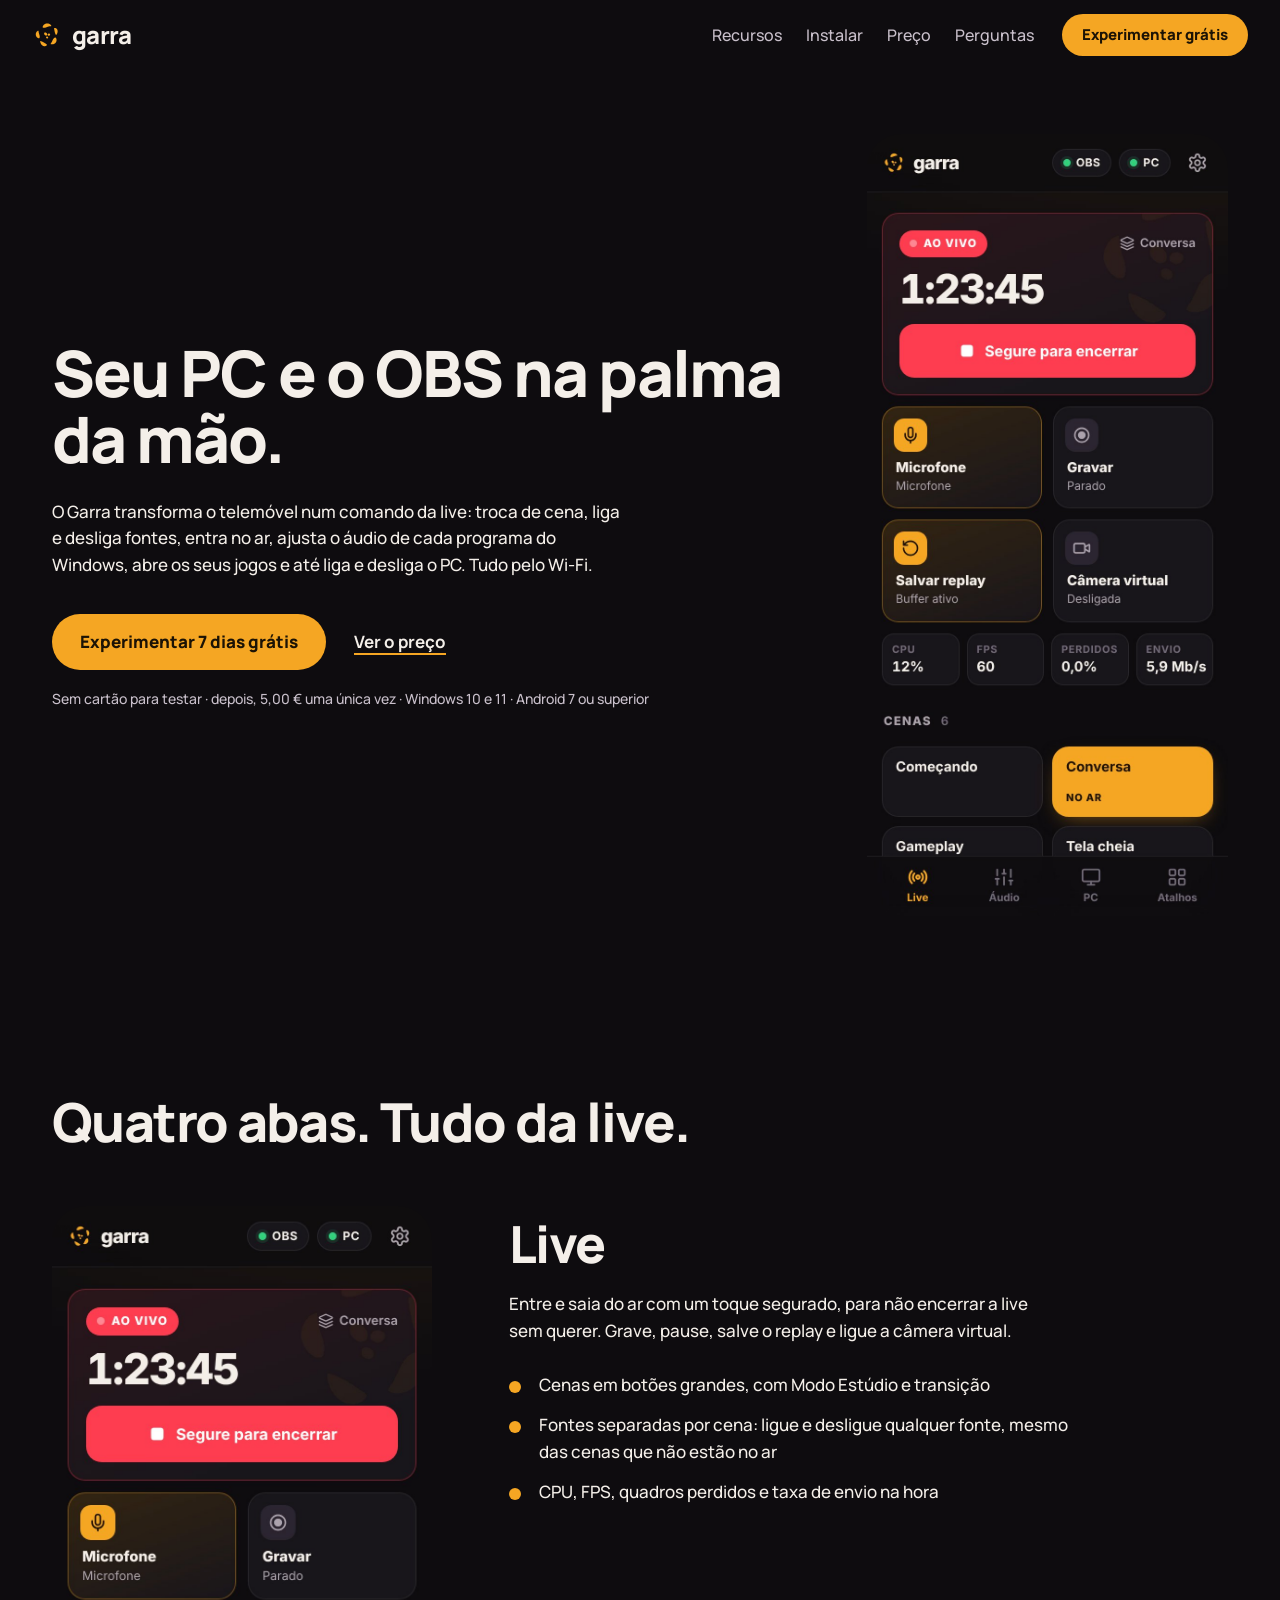
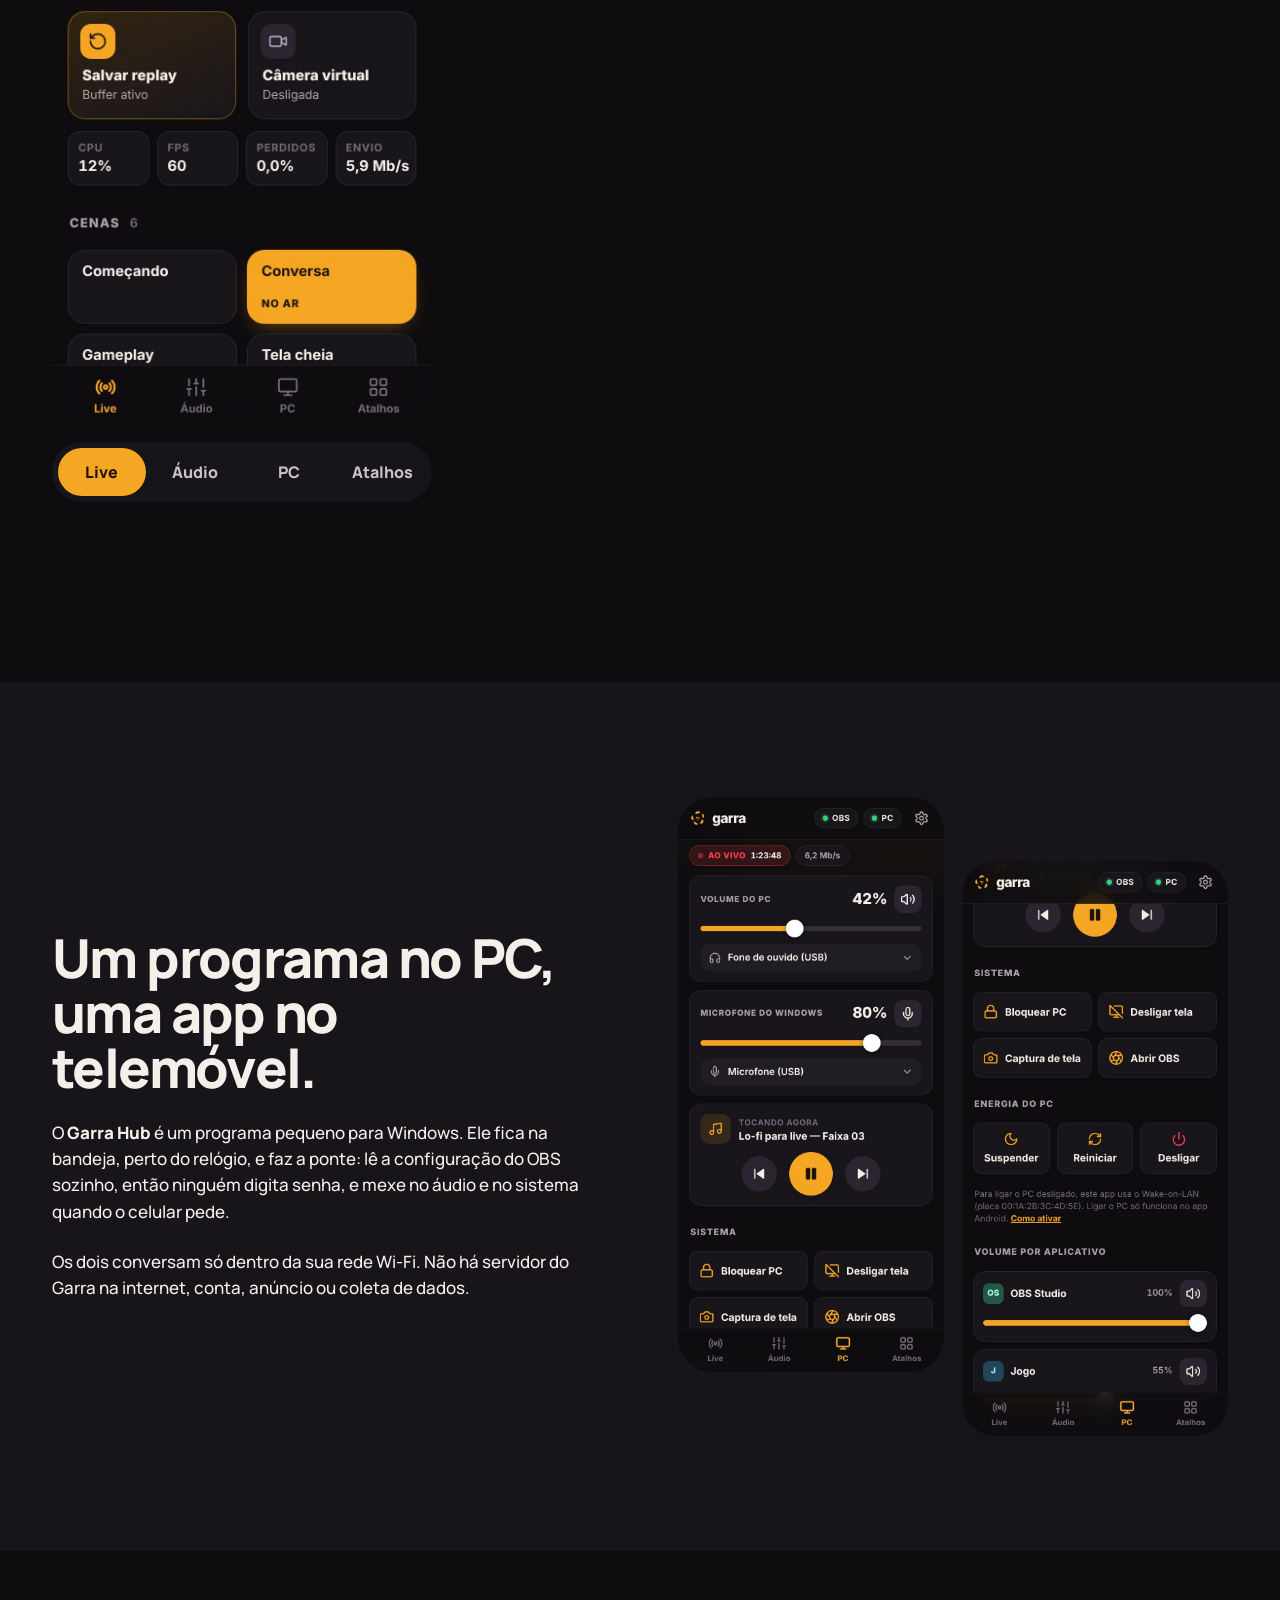
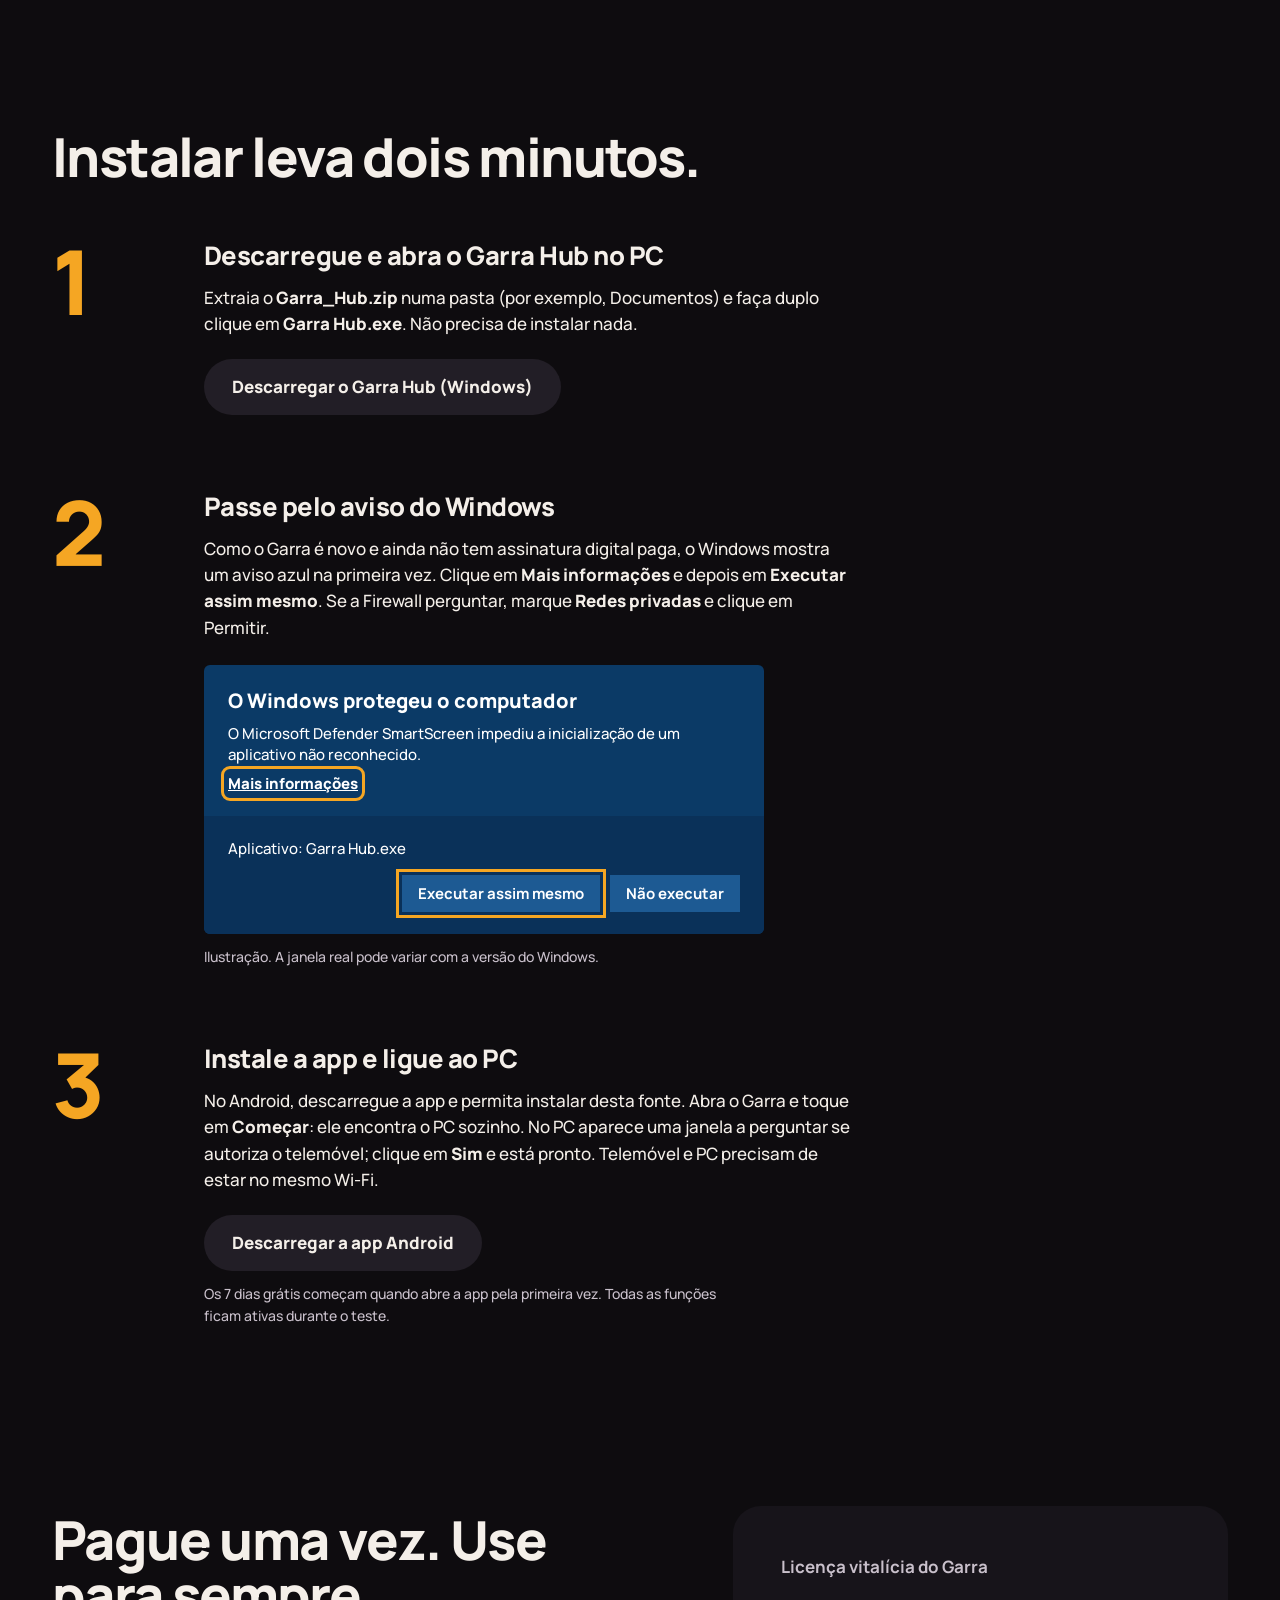
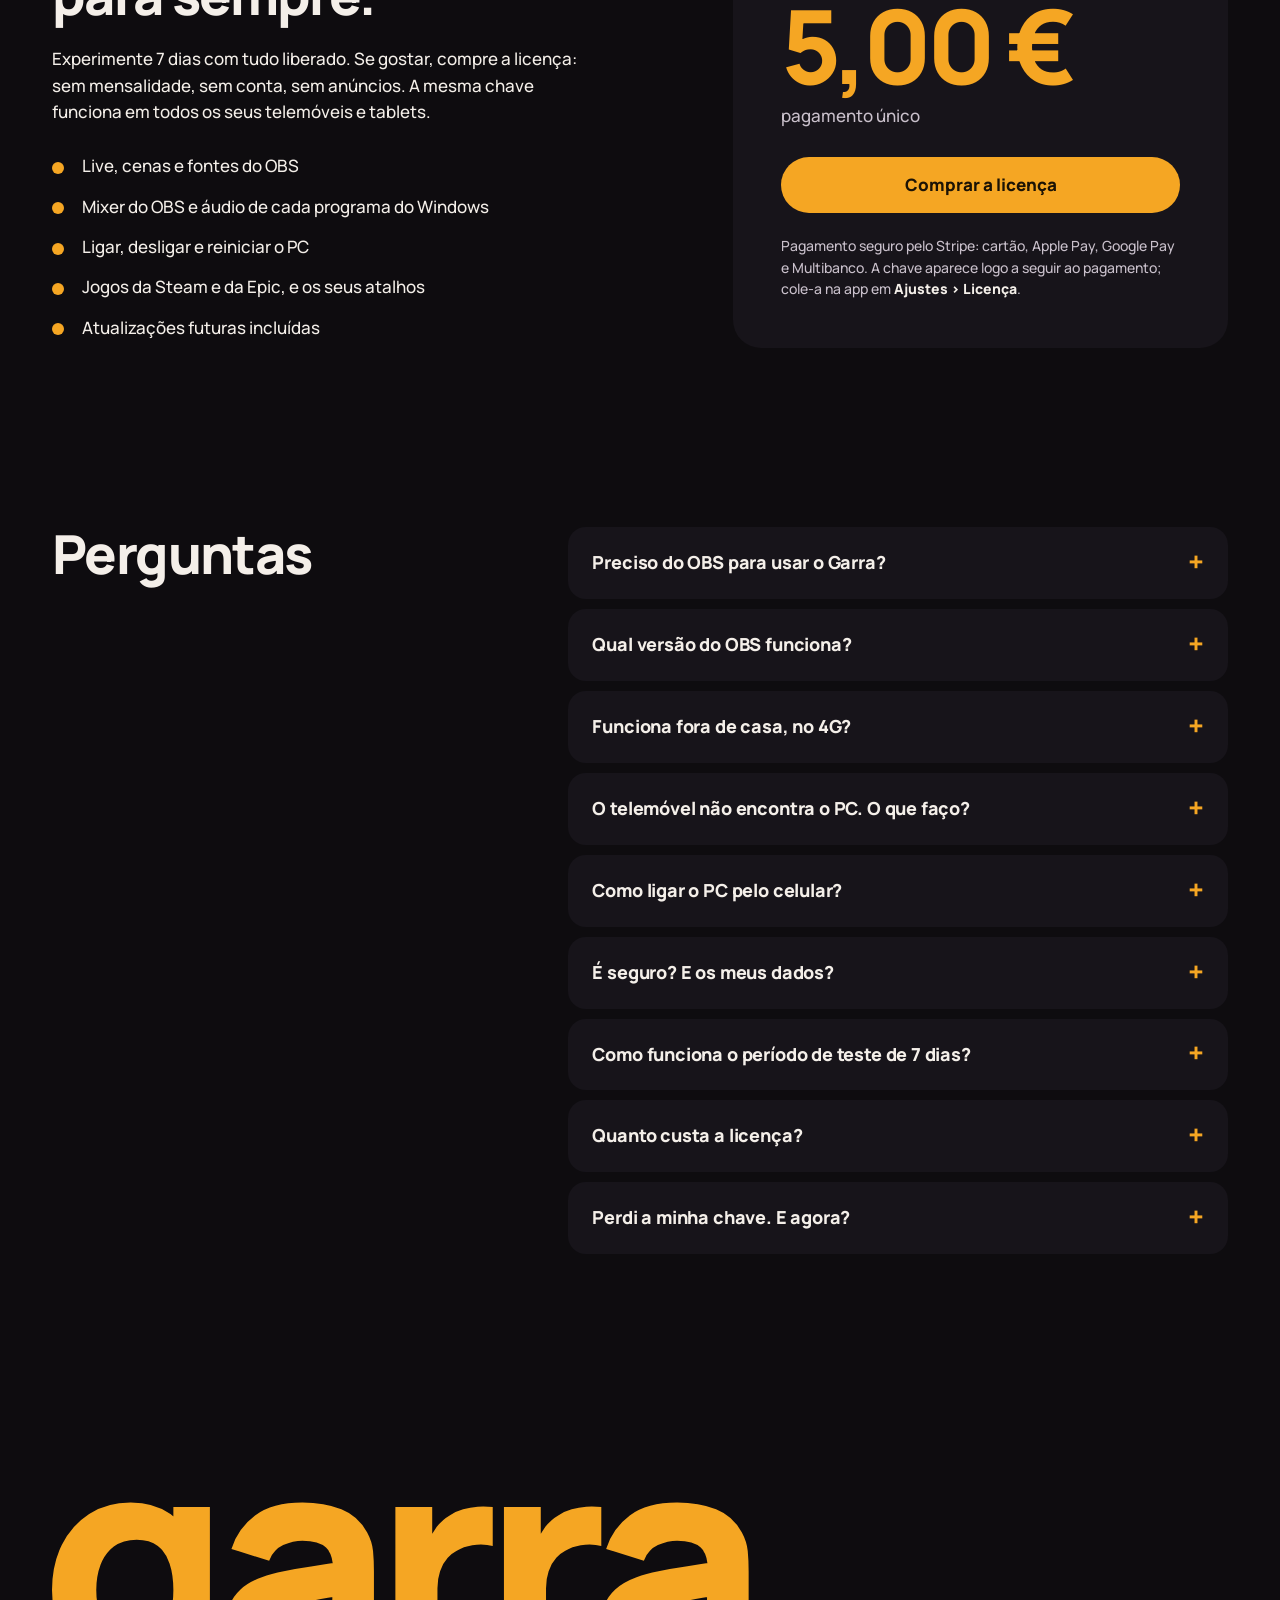
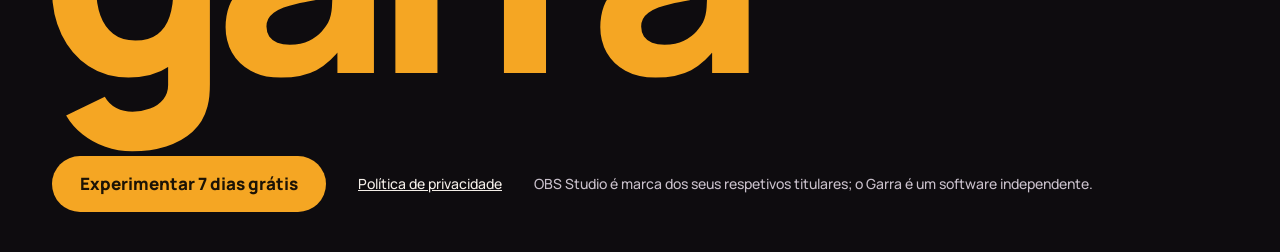
<file: index.html>
<!doctype html>
<html lang="pt-BR">
<head>
<meta charset="utf-8">
<meta name="viewport" content="width=device-width,initial-scale=1">
<title>Garra — o OBS e o PC no telemóvel</title>
<meta name="description" content="O Garra transforma o telemóvel num controle de live: cenas e transmissão do OBS, áudio do Windows, jogos e energia do PC, pelo Wi-Fi. 7 dias grátis, depois licença vitalícia de 5,00 €.">
<meta name="theme-color" content="#0E0C0F">
<link rel="icon" href="img/logo.svg" type="image/svg+xml">
<link rel="apple-touch-icon" href="img/icon-180.png">
<meta property="og:title" content="Garra — seu PC e o OBS na palma da mão">
<meta property="og:description" content="Cenas, live, áudio do Windows, jogos e energia do PC pelo telemóvel. 7 dias grátis, depois licença vitalícia de 5,00 €.">
<meta property="og:image" content="https://pinocracia.github.io/garra/img/og.jpg">
<meta property="og:url" content="https://pinocracia.github.io/garra/">
<link rel="preconnect" href="https://fonts.googleapis.com">
<link rel="preconnect" href="https://fonts.gstatic.com" crossorigin>
<link href="https://fonts.googleapis.com/css2?family=Manrope:wght@500;700;800&display=swap" rel="stylesheet">
<link rel="stylesheet" href="site.css">
<script src="config.js"></script>
</head>
<body>

<header class="bar">
  <a class="brand" href="#topo" aria-label="Garra, início"><img src="img/logo.svg" alt="" width="30" height="30"><span>garra</span></a>
  <nav class="links">
    <a href="#recursos">Recursos</a>
    <a href="#instalar">Instalar</a>
    <a href="#preco">Preço</a>
    <a href="#perguntas">Perguntas</a>
  </nav>
  <a class="btn small" href="#instalar">Experimentar grátis</a>
</header>

<main id="topo">

  <!-- 1. o que é, e o download -->
  <section class="hero">
    <div class="hero-text">
      <h1>Seu PC e o OBS na palma da mão.</h1>
      <p class="lead">O Garra transforma o telemóvel num comando da live: troca de cena, liga e desliga fontes, entra no ar, ajusta o áudio de cada programa do Windows, abre os seus jogos e até liga e desliga o PC. Tudo pelo Wi-Fi.</p>
      <div class="cta">
        <a class="btn" href="#instalar">Experimentar 7 dias grátis</a>
        <a class="textlink" href="#preco">Ver o preço</a>
      </div>
      <p class="fine">Sem cartão para testar · depois, <span data-preco>5,00 €</span> uma única vez · Windows 10 e 11 · Android 7 ou superior</p>
    </div>
    <figure class="hero-phone">
      <img src="img/live.jpg" alt="Tela Live do app Garra: botão de encerrar a transmissão, microfone, gravação, replay e lista de cenas" width="780" height="1688">
    </figure>
  </section>

  <!-- 2. o que controla: a barra de abas do próprio app -->
  <section class="tour" id="recursos">
    <h2>Quatro abas. Tudo da live.</h2>
    <div class="tour-grid">
      <div class="tour-phone">
        <img id="tourImg" src="img/live.jpg" alt="" width="780" height="1688">
        <div class="appbar" role="tablist" aria-label="Abas do app">
          <button role="tab" aria-selected="true" data-k="live">Live</button>
          <button role="tab" aria-selected="false" data-k="audio">Áudio</button>
          <button role="tab" aria-selected="false" data-k="pc">PC</button>
          <button role="tab" aria-selected="false" data-k="atalhos">Atalhos</button>
        </div>
      </div>
      <div class="tour-text">
        <div class="pane" data-k="live">
          <h3>Live</h3>
          <p>Entre e saia do ar com um toque segurado, para não encerrar a live sem querer. Grave, pause, salve o replay e ligue a câmera virtual.</p>
          <ul>
            <li>Cenas em botões grandes, com Modo Estúdio e transição</li>
            <li>Fontes separadas por cena: ligue e desligue qualquer fonte, mesmo das cenas que não estão no ar</li>
            <li>CPU, FPS, quadros perdidos e taxa de envio na hora</li>
          </ul>
        </div>
        <div class="pane" data-k="audio" hidden>
          <h3>Áudio do OBS</h3>
          <p>O mixer do OBS inteiro no celular, com medidores ao vivo: volume, mudo e o nível de cada fonte enquanto você fala.</p>
          <ul>
            <li>Microfone, música, chat de voz e alertas separados</li>
            <li>Mudo com um toque, sem sair do jogo</li>
          </ul>
        </div>
        <div class="pane" data-k="pc" hidden>
          <h3>PC</h3>
          <p>O que o Windows não deixa fazer rápido: volume de cada aplicativo, trocar fone e microfone, controlar a música e cuidar da energia do PC.</p>
          <ul>
            <li>Volume e mudo do jogo, do Discord, do Spotify, cada um no seu</li>
            <li>Bloquear o PC, apagar a tela, tirar captura de tela</li>
            <li>Suspender, reiniciar e desligar, com 30 segundos para cancelar</li>
            <li>Ligar o PC desligado pelo celular (Wake-on-LAN, no cabo de rede)</li>
          </ul>
        </div>
        <div class="pane" data-k="atalhos" hidden>
          <h3>Atalhos</h3>
          <p>Seus jogos da Steam e da Epic aparecem sozinhos, com a capa. Adicione qualquer outro programa no Garra Hub e abra tudo pelo celular.</p>
          <ul>
            <li>Busca, favoritos e filtro por loja</li>
            <li>Funciona sem o OBS: quem só quer o controle do Windows esconde as abas da live</li>
          </ul>
        </div>
      </div>
    </div>
  </section>

  <!-- 3. como funciona: o Hub e a rede local -->
  <section class="how">
    <div class="how-text">
      <h2>Um programa no PC, uma app no telemóvel.</h2>
      <p>O <strong>Garra Hub</strong> é um programa pequeno para Windows. Ele fica na bandeja, perto do relógio, e faz a ponte: lê a configuração do OBS sozinho, então ninguém digita senha, e mexe no áudio e no sistema quando o celular pede.</p>
      <p>Os dois conversam só dentro da sua rede Wi-Fi. Não há servidor do Garra na internet, conta, anúncio ou coleta de dados.</p>
    </div>
    <figure class="how-pair">
      <img src="img/pc.jpg" alt="Aba PC do app: volume do PC, microfone do Windows e música tocando" width="780" height="1688">
      <img src="img/energia.jpg" alt="Seção Energia do PC: suspender, reiniciar e desligar" width="780" height="1688">
    </figure>
  </section>

  <!-- 4. instalar -->
  <section class="install" id="instalar">
    <h2>Instalar leva dois minutos.</h2>
    <ol class="steps">
      <li>
        <h3>Descarregue e abra o Garra Hub no PC</h3>
        <p>Extraia o <b>Garra_Hub.zip</b> numa pasta (por exemplo, Documentos) e faça duplo clique em <b>Garra Hub.exe</b>. Não precisa de instalar nada.</p>
        <a class="btn ghost" href="downloads/Garra_Hub.zip" download>Descarregar o Garra Hub (Windows)</a>
      </li>
      <li>
        <h3>Passe pelo aviso do Windows</h3>
        <p>Como o Garra é novo e ainda não tem assinatura digital paga, o Windows mostra um aviso azul na primeira vez. Clique em <b>Mais informações</b> e depois em <b>Executar assim mesmo</b>. Se a Firewall perguntar, marque <b>Redes privadas</b> e clique em Permitir.</p>
        <div class="smartscreen" role="img" aria-label="Ilustração do aviso do Windows: clique em Mais informações e depois em Executar assim mesmo">
          <div class="ss-panel">
            <b>O Windows protegeu o computador</b>
            <span>O Microsoft Defender SmartScreen impediu a inicialização de um aplicativo não reconhecido.</span>
            <span class="ss-link">Mais informações</span>
          </div>
          <div class="ss-panel">
            <span>Aplicativo: Garra Hub.exe</span>
            <span class="ss-actions"><span class="ss-btn hot">Executar assim mesmo</span><span class="ss-btn">Não executar</span></span>
          </div>
        </div>
        <p class="fine">Ilustração. A janela real pode variar com a versão do Windows.</p>
      </li>
      <li>
        <h3>Instale a app e ligue ao PC</h3>
        <p>No Android, descarregue a app e permita instalar desta fonte. Abra o Garra e toque em <b>Começar</b>: ele encontra o PC sozinho. No PC aparece uma janela a perguntar se autoriza o telemóvel; clique em <b>Sim</b> e está pronto. Telemóvel e PC precisam de estar no mesmo Wi-Fi.</p>
        <a class="btn ghost" href="downloads/Garra.apk" download>Descarregar a app Android</a>
        <p class="fine">Os 7 dias grátis começam quando abre a app pela primeira vez. Todas as funções ficam ativas durante o teste.</p>
      </li>
    </ol>
  </section>

  <!-- 5. preço -->
  <section class="price" id="preco">
    <div class="price-text">
      <h2>Pague uma vez. Use para sempre.</h2>
      <p>Experimente 7 dias com tudo liberado. Se gostar, compre a licença: sem mensalidade, sem conta, sem anúncios. A mesma chave funciona em todos os seus telemóveis e tablets.</p>
      <ul class="price-list">
        <li>Live, cenas e fontes do OBS</li>
        <li>Mixer do OBS e áudio de cada programa do Windows</li>
        <li>Ligar, desligar e reiniciar o PC</li>
        <li>Jogos da Steam e da Epic, e os seus atalhos</li>
        <li>Atualizações futuras incluídas</li>
      </ul>
    </div>
    <div class="price-card">
      <p class="price-name">Licença vitalícia do Garra</p>
      <p class="price-val" data-preco>5,00 €</p>
      <p class="price-sub">pagamento único</p>
      <a class="btn" data-buy href="#" target="_blank" rel="noopener">Comprar a licença</a>
      <p class="fine">Pagamento seguro pelo Stripe: cartão, Apple Pay, Google Pay e Multibanco. A chave aparece logo a seguir ao pagamento; cole-a na app em <b>Ajustes › Licença</b>.</p>
    </div>
  </section>

  <!-- 6. perguntas -->
  <section class="faq" id="perguntas">
    <h2>Perguntas</h2>
    <div class="qa">
      <details>
        <summary>Preciso do OBS para usar o Garra?</summary>
        <p>Não. Sem o OBS, o Garra vira um controle do Windows: volume de cada app, fone e microfone, música, energia do PC e seus jogos. As abas Live e Áudio somem e voltam quando você conectar o OBS.</p>
      </details>
      <details>
        <summary>Qual versão do OBS funciona?</summary>
        <p>OBS Studio 28 ou mais novo, com o servidor WebSocket ligado: no OBS, Ferramentas › Configurações do servidor WebSocket › Ativar. O Garra Hub passa o endereço e a senha para o celular sozinho.</p>
      </details>
      <details>
        <summary>Funciona fora de casa, no 4G?</summary>
        <p>Não. O Garra só conversa com o PC pela sua rede local, de propósito: assim ninguém de fora consegue controlar o seu computador.</p>
      </details>
      <details>
        <summary>O telemóvel não encontra o PC. O que faço?</summary>
        <p>Confira se o Garra Hub está aberto e se os dois estão no mesmo Wi-Fi. Na janela do Hub, clique em <b>Liberar no Firewall</b>. Se mesmo assim não o encontrar, escreva na app o IP que aparece no Hub.</p>
      </details>
      <details>
        <summary>Como ligar o PC pelo celular?</summary>
        <p>Usa o Wake-on-LAN: o PC precisa estar no cabo de rede, com "Wake on LAN" ligado na BIOS e "Wake on Magic Packet" ligado na placa de rede do Windows. O passo a passo completo está no app, na aba PC, em "Como ativar".</p>
      </details>
      <details>
        <summary>É seguro? E os meus dados?</summary>
        <p>O Hub só aceita aparelhos que autorizou no próprio PC (ou com o código de 6 números da janela dele). O controlo do PC nunca sai da sua rede e o Garra não recolhe dados. Leia a <a href="privacidade.html">política de privacidade</a>.</p>
      </details>
      <details>
        <summary>Como funciona o período de teste de 7 dias?</summary>
        <p>Pode descarregar e utilizar o Garra sem custos durante 7 dias com todas as funções ativas e sem necessidade de introduzir dados de pagamento. Terminado o teste, a app pede a licença para continuar. Compre aqui no site, copie a chave que aparece e cole-a na app.</p>
      </details>
      <details>
        <summary>Quanto custa a licença?</summary>
        <p><b data-preco>5,00 €</b>, uma única vez. Sem assinaturas nem mensalidades, com acesso permanente a todas as funções e às atualizações futuras.</p>
      </details>
      <details>
        <summary>Perdi a minha chave. E agora?</summary>
        <p>Escreva para <a data-suporte href="#">o suporte</a> com o e-mail usado na compra e enviamos a chave de novo.</p>
      </details>
    </div>
  </section>

</main>

<footer class="end">
  <p class="end-word">garra</p>
  <div class="end-row">
    <a class="btn" href="#instalar">Experimentar 7 dias grátis</a>
    <a href="privacidade.html">Política de privacidade</a>
    <span>OBS Studio é marca dos seus respetivos titulares; o Garra é um software independente.</span>
  </div>
</footer>

<script>
(function () {
  var shots = { live: 'img/live.jpg', audio: 'img/audio.jpg', pc: 'img/pc.jpg', atalhos: 'img/atalhos.jpg' };
  var tabs = document.querySelectorAll('.appbar [role=tab]');
  var panes = document.querySelectorAll('.pane');
  var img = document.getElementById('tourImg');
  function pick(k) {
    tabs.forEach(function (t) { t.setAttribute('aria-selected', t.dataset.k === k ? 'true' : 'false'); });
    panes.forEach(function (p) { p.hidden = p.dataset.k !== k; });
    img.classList.add('swap');
    setTimeout(function () { img.src = shots[k]; img.classList.remove('swap'); }, 140);
  }
  tabs.forEach(function (t) { t.addEventListener('click', function () { pick(t.dataset.k); }); });
  Object.keys(shots).forEach(function (k) { var i = new Image(); i.src = shots[k]; });
  var G = window.GARRA || {};
  // origem da visita (?ref=twitch, tiktok, nome do streamer...) vai com a compra para a Stripe
  var ref = '';
  try { ref = (new URLSearchParams(location.search).get('ref') || localStorage.getItem('garra.ref') || '').replace(/[^A-Za-z0-9_-]/g, '').slice(0, 40); if (ref) localStorage.setItem('garra.ref', ref); } catch (e) { }
  document.querySelectorAll('[data-buy]').forEach(function (a) { if (G.buyUrl) a.href = G.buyUrl + (ref ? (G.buyUrl.indexOf('?') < 0 ? '?' : '&') + 'client_reference_id=' + encodeURIComponent(ref) : ''); });
  document.querySelectorAll('[data-preco]').forEach(function (e) { if (G.preco) e.textContent = G.preco; });
  document.querySelectorAll('[data-suporte]').forEach(function (a) { if (G.suporte) { a.href = 'mailto:' + G.suporte; a.textContent = G.suporte; } });
  // entrada suave das seções (o conteúdo nunca fica escondido sem script)
  if ('IntersectionObserver' in window && !matchMedia('(prefers-reduced-motion: reduce)').matches) {
    document.documentElement.classList.add('anim');
    var io = new IntersectionObserver(function (es) {
      es.forEach(function (e) { if (e.isIntersecting) { e.target.classList.add('in'); io.unobserve(e.target); } });
    }, { threshold: 0.12 });
    document.querySelectorAll('main section').forEach(function (s) { io.observe(s); });
  }
})();
</script>
</body>
</html>
</file>
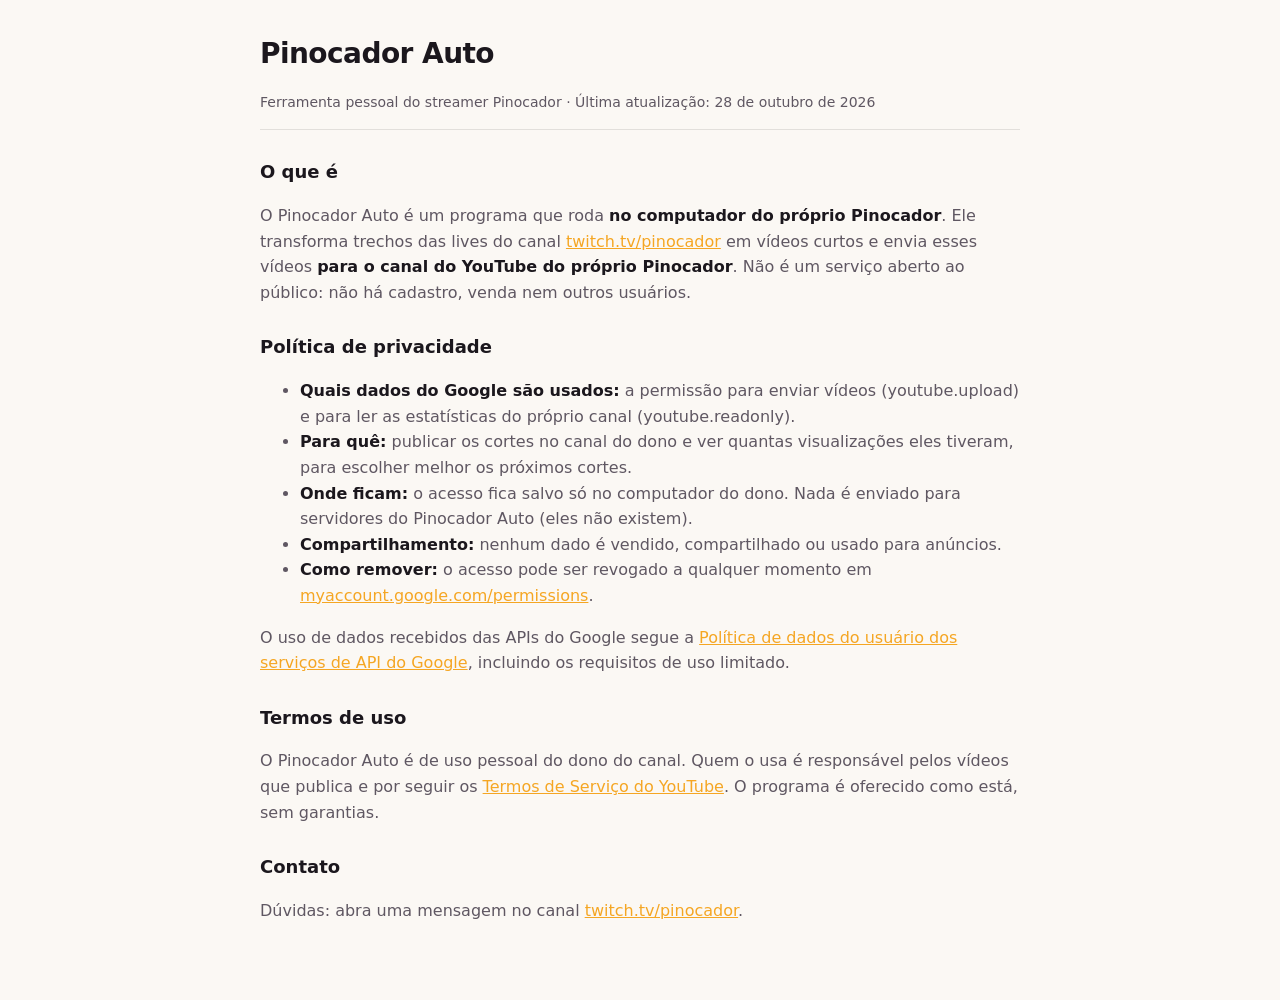
<file: pinocador-auto.html>
<!doctype html>
<html lang="pt-BR">
<head>
<meta charset="utf-8">
<meta name="viewport" content="width=device-width,initial-scale=1">
<title>Pinocador Auto — Privacidade e Termos</title>
<meta name="description" content="Pinocador Auto: ferramenta pessoal do streamer Pinocador que publica os cortes das próprias lives no próprio canal do YouTube.">
<style>
 :root { --bg: #0E0C0F; --tx: #F4EFE9; --tx2: #ACA3AD; --gold: #F5A623; --line: rgba(255,255,255,.1); }
 @media (prefers-color-scheme: light) { :root { --bg: #FBF8F4; --tx: #1B171D; --tx2: #5F5762; --line: rgba(0,0,0,.1); } }
 body { margin: 0; background: var(--bg); color: var(--tx); font: 16px/1.6 system-ui, -apple-system, "Segoe UI", Roboto, sans-serif; }
 main { max-width: 760px; margin: 0 auto; padding: 32px 18px 60px; }
 h1 { font-size: 28px; margin: 0 0 4px; letter-spacing: -.02em; }
 h2 { font-size: 18px; margin: 28px 0 6px; }
 p, li { color: var(--tx2); }
 .meta { color: var(--tx2); font-size: 14px; border-bottom: 1px solid var(--line); padding-bottom: 16px; }
 b { color: var(--tx); }
 a { color: var(--gold); }
</style>
</head>
<body>
<main>
<h1>Pinocador Auto</h1>
<p class="meta">Ferramenta pessoal do streamer Pinocador · Última atualização: 28 de outubro de 2026</p>

<h2 id="sobre">O que é</h2>
<p>O Pinocador Auto é um programa que roda <b>no computador do próprio Pinocador</b>. Ele transforma trechos das lives
do canal <a href="https://www.twitch.tv/pinocador">twitch.tv/pinocador</a> em vídeos curtos e envia esses vídeos
<b>para o canal do YouTube do próprio Pinocador</b>. Não é um serviço aberto ao público: não há cadastro, venda nem outros usuários.</p>

<h2 id="privacidade">Política de privacidade</h2>
<ul>
 <li><b>Quais dados do Google são usados:</b> a permissão para enviar vídeos (youtube.upload) e para ler as estatísticas do próprio canal (youtube.readonly).</li>
 <li><b>Para quê:</b> publicar os cortes no canal do dono e ver quantas visualizações eles tiveram, para escolher melhor os próximos cortes.</li>
 <li><b>Onde ficam:</b> o acesso fica salvo só no computador do dono. Nada é enviado para servidores do Pinocador Auto (eles não existem).</li>
 <li><b>Compartilhamento:</b> nenhum dado é vendido, compartilhado ou usado para anúncios.</li>
 <li><b>Como remover:</b> o acesso pode ser revogado a qualquer momento em <a href="https://myaccount.google.com/permissions">myaccount.google.com/permissions</a>.</li>
</ul>
<p>O uso de dados recebidos das APIs do Google segue a <a href="https://developers.google.com/terms/api-services-user-data-policy">Política de dados do usuário dos serviços de API do Google</a>, incluindo os requisitos de uso limitado.</p>

<h2 id="termos">Termos de uso</h2>
<p>O Pinocador Auto é de uso pessoal do dono do canal. Quem o usa é responsável pelos vídeos que publica e por seguir os
<a href="https://www.youtube.com/t/terms">Termos de Serviço do YouTube</a>. O programa é oferecido como está, sem garantias.</p>

<h2>Contato</h2>
<p>Dúvidas: abra uma mensagem no canal <a href="https://www.twitch.tv/pinocador">twitch.tv/pinocador</a>.</p>
</main>
</body>
</html>
</file>
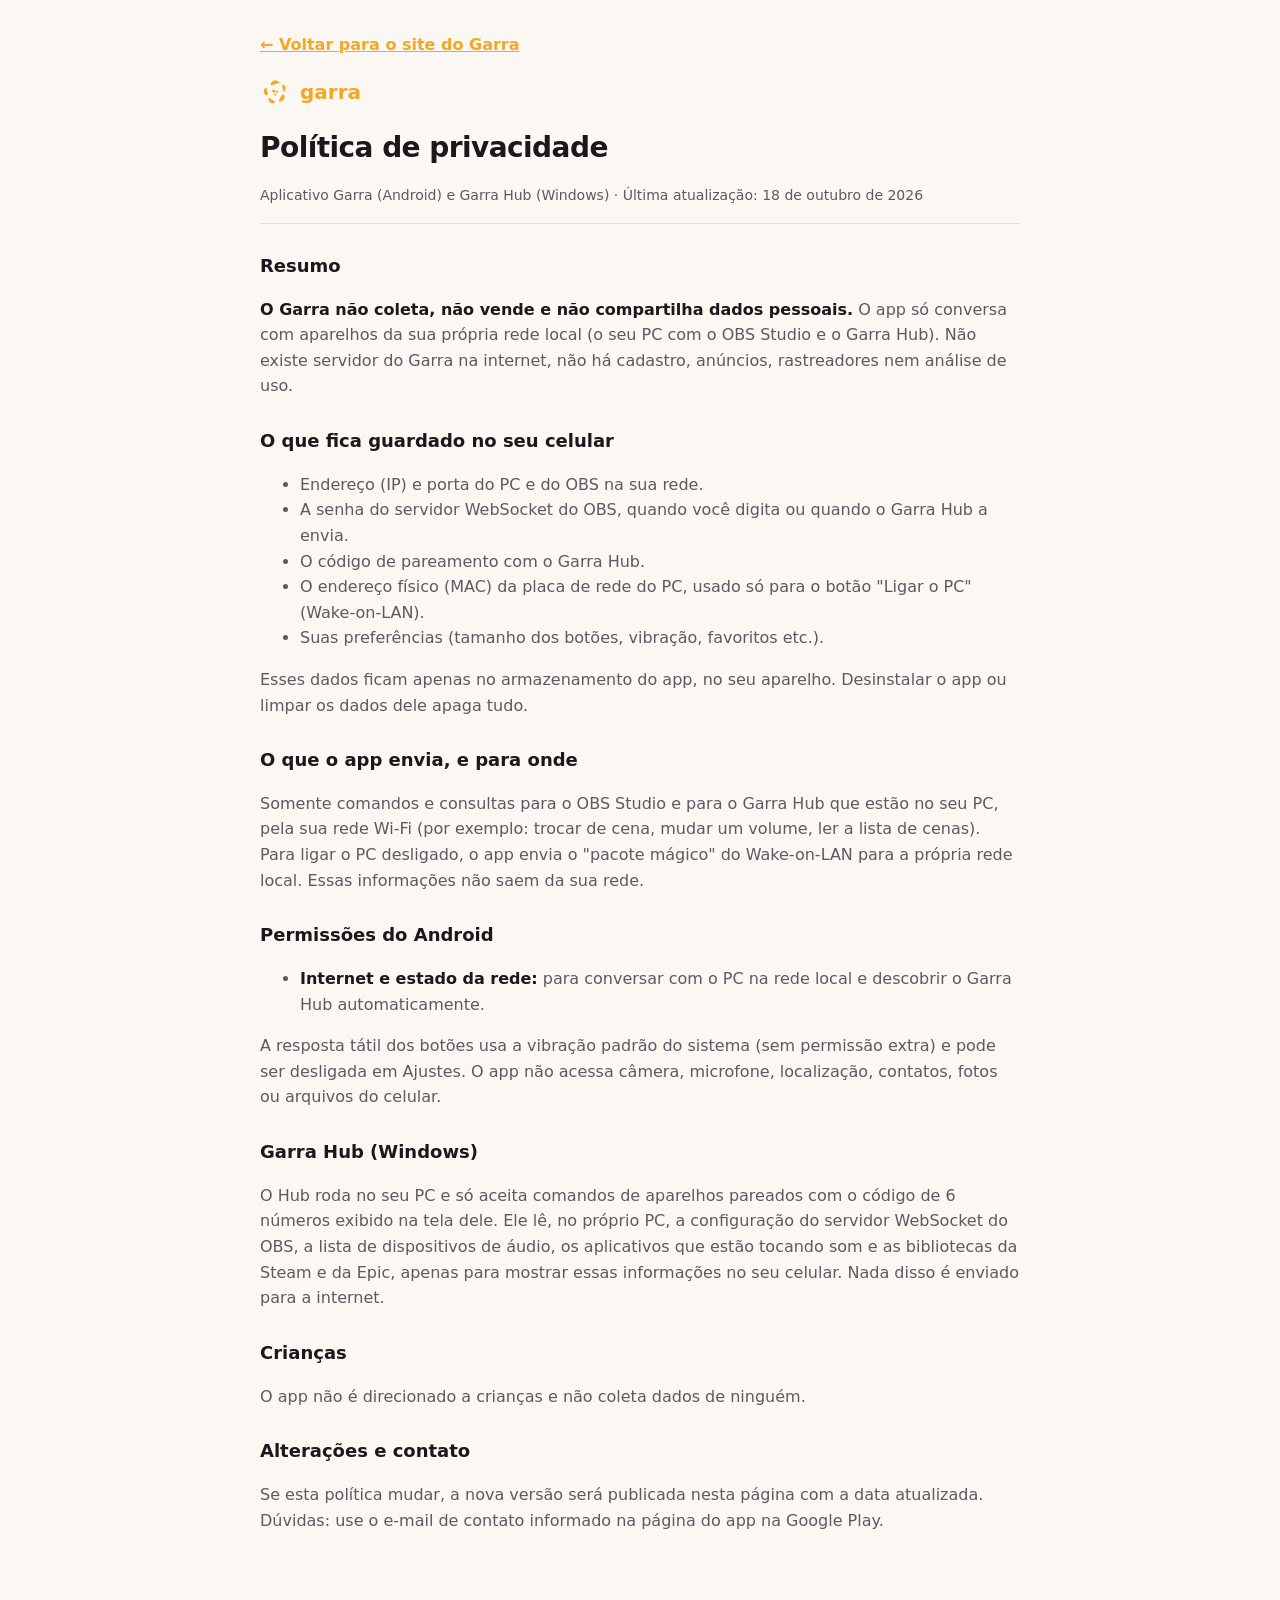
<file: privacidade.html>
<!doctype html>
<html lang="pt-BR">
<head>
<meta charset="utf-8">
<meta name="viewport" content="width=device-width,initial-scale=1">
<title>Garra — Política de privacidade</title>
<style>
  :root { --bg: #0E0C0F; --tx: #F4EFE9; --tx2: #ACA3AD; --gold: #F5A623; --line: rgba(255,255,255,.1); }
  @media (prefers-color-scheme: light) { :root { --bg: #FBF8F4; --tx: #1B171D; --tx2: #5F5762; --line: rgba(0,0,0,.1); } }
  body { margin: 0; background: var(--bg); color: var(--tx); font: 16px/1.6 system-ui, -apple-system, "Segoe UI", Roboto, sans-serif; }
  main { max-width: 760px; margin: 0 auto; padding: 32px 18px 60px; }
  h1 { font-size: 28px; margin: 0 0 4px; letter-spacing: -.02em; }
  h2 { font-size: 18px; margin: 28px 0 6px; }
  p, li { color: var(--tx2); }
  .meta { color: var(--tx2); font-size: 14px; border-bottom: 1px solid var(--line); padding-bottom: 16px; }
  b { color: var(--tx); }
  .brand { display: flex; align-items: center; gap: 10px; margin-bottom: 18px; color: var(--gold); font-weight: 800; font-size: 20px; }
  .brand svg { width: 30px; height: 30px; }
  .back { margin: 0 0 18px; } .back a { color: var(--gold); font-weight: 700; }
</style>
</head>
<body>
<main>
  <p class="back"><a href="index.html">← Voltar para o site do Garra</a></p>
  <div class="brand"><svg viewBox="0 0 24 24"><path d="M8.6 6.0 L8.5 5.6 L8.6 5.3 L8.7 5.0 L8.8 4.7 L8.9 4.5 L9.1 4.3 L9.3 4.1 L9.4 3.9 L9.6 3.7 L9.8 3.5 L10.0 3.4 L10.2 3.3 L10.5 3.1 L10.7 3.0 L10.9 2.9 L11.2 2.9 L11.4 2.8 L11.7 2.8 L11.9 2.7 L12.2 2.7 L12.4 2.7 L12.7 2.8 L12.9 2.8 L13.2 2.8 L13.4 2.9 L13.7 3.0 L13.9 3.1 L14.1 3.2 L14.3 3.4 L14.5 3.5 L14.7 3.7 L14.9 3.9 L15.1 4.1 L15.3 4.3 L15.4 4.5 L15.5 4.8 L15.5 4.9 L15.2 4.9 L15.0 4.9 L14.7 5.0 L14.5 5.0 L14.3 5.0 L14.1 5.0 L13.9 5.1 L13.7 5.1 L13.5 5.2 L13.2 5.2 L13.1 5.3 L12.9 5.3 L12.7 5.4 L12.5 5.5 L12.3 5.5 L12.1 5.6 L12.0 5.7 L11.8 5.7 L11.6 5.8 L11.5 5.9 L11.3 5.9 L11.1 6.0 L11.0 6.0 L10.8 6.1 L10.7 6.1 L10.5 6.2 L10.3 6.2 L10.2 6.2 L10.0 6.3 L9.8 6.3 L9.7 6.3 L9.5 6.3 L9.3 6.3 L9.1 6.3 L8.9 6.2 L8.6 6.1 Z M17.8 6.4 L18.1 6.3 L18.4 6.3 L18.6 6.4 L18.8 6.4 L19.1 6.5 L19.2 6.6 L19.4 6.7 L19.6 6.8 L19.7 7.0 L19.9 7.1 L20.0 7.3 L20.1 7.5 L20.2 7.6 L20.3 7.8 L20.3 8.0 L20.4 8.2 L20.4 8.4 L20.5 8.6 L20.5 8.8 L20.5 9.0 L20.5 9.2 L20.5 9.4 L20.5 9.6 L20.4 9.8 L20.4 10.0 L20.3 10.2 L20.3 10.4 L20.2 10.6 L20.1 10.8 L20.0 11.0 L19.9 11.1 L19.8 11.3 L19.7 11.5 L19.6 11.7 L19.4 11.8 L19.2 12.0 L19.2 12.0 L19.1 11.8 L19.0 11.7 L18.9 11.6 L18.8 11.4 L18.8 11.3 L18.7 11.1 L18.7 11.0 L18.6 10.9 L18.5 10.7 L18.5 10.6 L18.4 10.5 L18.4 10.3 L18.4 10.2 L18.3 10.1 L18.3 9.9 L18.2 9.8 L18.2 9.6 L18.2 9.5 L18.1 9.4 L18.1 9.2 L18.1 9.1 L18.1 8.9 L18.0 8.8 L18.0 8.6 L18.0 8.5 L17.9 8.3 L17.9 8.2 L17.9 8.0 L17.8 7.8 L17.8 7.7 L17.8 7.5 L17.8 7.3 L17.7 7.1 L17.7 6.9 L17.7 6.7 L17.7 6.5 Z M18.7 13.9 L19.1 14.2 L19.2 14.5 L19.4 14.7 L19.5 15.0 L19.6 15.2 L19.6 15.5 L19.6 15.7 L19.7 16.0 L19.6 16.2 L19.6 16.5 L19.6 16.7 L19.5 17.0 L19.5 17.2 L19.4 17.4 L19.3 17.6 L19.2 17.8 L19.0 18.0 L18.9 18.2 L18.7 18.4 L18.6 18.5 L18.4 18.7 L18.2 18.8 L18.0 19.0 L17.8 19.1 L17.6 19.2 L17.4 19.3 L17.1 19.4 L16.9 19.4 L16.7 19.5 L16.4 19.5 L16.2 19.5 L15.9 19.5 L15.7 19.5 L15.4 19.4 L15.2 19.3 L14.9 19.1 L14.9 19.1 L15.0 18.9 L15.1 18.7 L15.2 18.5 L15.3 18.3 L15.5 18.2 L15.6 18.0 L15.7 17.8 L15.8 17.7 L15.8 17.5 L15.9 17.3 L16.0 17.2 L16.1 17.0 L16.2 16.8 L16.3 16.7 L16.3 16.5 L16.4 16.4 L16.5 16.2 L16.5 16.1 L16.6 15.9 L16.7 15.8 L16.7 15.7 L16.8 15.5 L16.9 15.4 L17.0 15.3 L17.0 15.1 L17.1 15.0 L17.2 14.9 L17.3 14.8 L17.4 14.7 L17.5 14.5 L17.7 14.4 L17.8 14.3 L18.0 14.2 L18.1 14.1 L18.3 14.0 L18.6 13.9 Z M12.0 19.8 L11.8 20.2 L11.6 20.4 L11.4 20.6 L11.2 20.7 L11.0 20.8 L10.8 20.9 L10.5 20.9 L10.3 21.0 L10.1 21.0 L9.9 21.0 L9.7 20.9 L9.4 20.9 L9.2 20.9 L9.0 20.8 L8.8 20.7 L8.6 20.6 L8.5 20.5 L8.3 20.4 L8.1 20.2 L7.9 20.1 L7.8 19.9 L7.6 19.8 L7.5 19.6 L7.4 19.4 L7.2 19.2 L7.1 19.0 L7.0 18.8 L6.9 18.6 L6.9 18.4 L6.8 18.2 L6.7 18.0 L6.7 17.8 L6.6 17.6 L6.6 17.3 L6.6 17.1 L6.6 16.8 L6.7 16.8 L6.9 16.8 L7.1 16.9 L7.2 16.9 L7.4 17.0 L7.6 17.0 L7.7 17.1 L7.9 17.2 L8.0 17.2 L8.2 17.3 L8.3 17.4 L8.4 17.4 L8.6 17.5 L8.7 17.6 L8.8 17.6 L9.0 17.7 L9.1 17.8 L9.2 17.8 L9.4 17.9 L9.5 18.0 L9.6 18.1 L9.8 18.2 L9.9 18.2 L10.0 18.3 L10.2 18.4 L10.3 18.5 L10.4 18.6 L10.6 18.7 L10.7 18.8 L10.9 18.9 L11.0 19.0 L11.2 19.1 L11.3 19.2 L11.5 19.3 L11.7 19.4 L11.8 19.6 L12.0 19.8 Z M5.8 14.6 L5.3 14.6 L5.0 14.6 L4.8 14.5 L4.6 14.3 L4.4 14.2 L4.2 14.0 L4.0 13.9 L3.9 13.7 L3.7 13.5 L3.6 13.3 L3.5 13.2 L3.4 13.0 L3.3 12.8 L3.2 12.5 L3.1 12.3 L3.1 12.1 L3.0 11.9 L3.0 11.7 L3.0 11.5 L3.0 11.3 L3.1 11.0 L3.1 10.8 L3.1 10.6 L3.2 10.4 L3.3 10.2 L3.4 10.0 L3.5 9.8 L3.6 9.6 L3.7 9.4 L3.9 9.3 L4.0 9.1 L4.2 8.9 L4.4 8.8 L4.6 8.7 L4.9 8.6 L5.1 8.5 L5.2 8.5 L5.2 8.8 L5.3 9.0 L5.3 9.2 L5.3 9.4 L5.3 9.6 L5.4 9.8 L5.4 9.9 L5.4 10.1 L5.5 10.3 L5.5 10.5 L5.6 10.7 L5.6 10.8 L5.6 11.0 L5.7 11.2 L5.7 11.3 L5.8 11.5 L5.8 11.6 L5.9 11.8 L5.9 11.9 L6.0 12.1 L6.0 12.2 L6.1 12.4 L6.1 12.5 L6.1 12.7 L6.1 12.8 L6.2 12.9 L6.2 13.1 L6.2 13.2 L6.2 13.4 L6.2 13.5 L6.2 13.7 L6.1 13.8 L6.1 14.0 L6.1 14.2 L6.0 14.4 L5.8 14.6 Z M12.0 12.1 L11.8 12.3 L11.5 12.4 L11.1 12.5 L10.8 12.4 L10.5 12.2 L10.2 12.0 L10.0 11.7 L9.8 11.5 L9.7 11.2 L9.7 10.9 L9.7 10.6 L9.8 10.3 L10.0 10.1 L10.3 10.0 L10.7 9.9 L11.0 10.0 L11.3 10.2 L11.6 10.4 L11.8 10.7 L12.0 10.9 L12.1 11.2 L12.1 11.5 L12.1 11.8 Z M14.4 11.2 L14.5 11.4 L14.5 11.7 L14.5 11.9 L14.3 12.1 L14.2 12.3 L13.9 12.5 L13.7 12.5 L13.4 12.6 L13.2 12.5 L13.0 12.4 L12.8 12.3 L12.6 12.2 L12.5 12.0 L12.5 11.7 L12.5 11.5 L12.7 11.3 L12.8 11.1 L13.1 10.9 L13.3 10.9 L13.6 10.8 L13.8 10.9 L14.0 11.0 L14.2 11.1 Z M12.9 14.2 L12.9 14.4 L12.8 14.6 L12.6 14.7 L12.4 14.8 L12.2 14.8 L11.9 14.7 L11.8 14.7 L11.6 14.5 L11.4 14.4 L11.3 14.2 L11.3 14.0 L11.3 13.8 L11.3 13.6 L11.4 13.4 L11.6 13.3 L11.8 13.2 L12.0 13.2 L12.3 13.3 L12.4 13.3 L12.6 13.5 L12.8 13.6 L12.9 13.8 L12.9 14.0 Z" fill="currentColor"/></svg>garra</div>
  <h1>Política de privacidade</h1>
  <p class="meta">Aplicativo Garra (Android) e Garra Hub (Windows) · Última atualização: 18 de outubro de 2026</p>

  <h2>Resumo</h2>
  <p><b>O Garra não coleta, não vende e não compartilha dados pessoais.</b> O app só conversa com aparelhos da sua própria rede local (o seu PC com o OBS Studio e o Garra Hub). Não existe servidor do Garra na internet, não há cadastro, anúncios, rastreadores nem análise de uso.</p>

  <h2>O que fica guardado no seu celular</h2>
  <ul>
    <li>Endereço (IP) e porta do PC e do OBS na sua rede.</li>
    <li>A senha do servidor WebSocket do OBS, quando você digita ou quando o Garra Hub a envia.</li>
    <li>O código de pareamento com o Garra Hub.</li>
    <li>O endereço físico (MAC) da placa de rede do PC, usado só para o botão "Ligar o PC" (Wake-on-LAN).</li>
    <li>Suas preferências (tamanho dos botões, vibração, favoritos etc.).</li>
  </ul>
  <p>Esses dados ficam apenas no armazenamento do app, no seu aparelho. Desinstalar o app ou limpar os dados dele apaga tudo.</p>

  <h2>O que o app envia, e para onde</h2>
  <p>Somente comandos e consultas para o OBS Studio e para o Garra Hub que estão no seu PC, pela sua rede Wi-Fi (por exemplo: trocar de cena, mudar um volume, ler a lista de cenas). Para ligar o PC desligado, o app envia o "pacote mágico" do Wake-on-LAN para a própria rede local. Essas informações não saem da sua rede.</p>

  <h2>Permissões do Android</h2>
  <ul>
    <li><b>Internet e estado da rede:</b> para conversar com o PC na rede local e descobrir o Garra Hub automaticamente.</li>
  </ul>
  <p>A resposta tátil dos botões usa a vibração padrão do sistema (sem permissão extra) e pode ser desligada em Ajustes. O app não acessa câmera, microfone, localização, contatos, fotos ou arquivos do celular.</p>

  <h2>Garra Hub (Windows)</h2>
  <p>O Hub roda no seu PC e só aceita comandos de aparelhos pareados com o código de 6 números exibido na tela dele. Ele lê, no próprio PC, a configuração do servidor WebSocket do OBS, a lista de dispositivos de áudio, os aplicativos que estão tocando som e as bibliotecas da Steam e da Epic, apenas para mostrar essas informações no seu celular. Nada disso é enviado para a internet.</p>

  <h2>Crianças</h2>
  <p>O app não é direcionado a crianças e não coleta dados de ninguém.</p>

  <h2>Alterações e contato</h2>
  <p>Se esta política mudar, a nova versão será publicada nesta página com a data atualizada. Dúvidas: use o e-mail de contato informado na página do app na Google Play.</p>
</main>
</body>
</html>
</file>
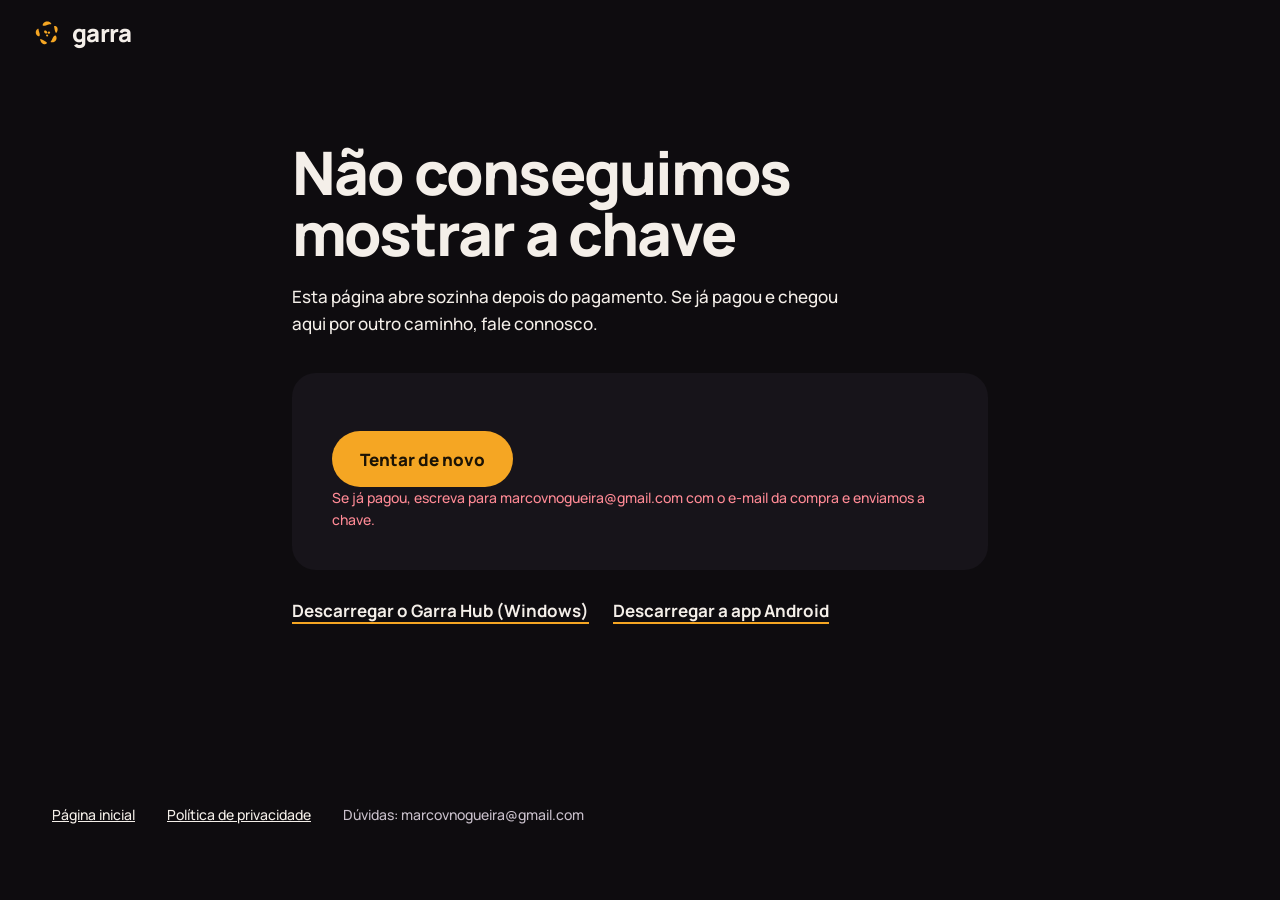
<file: sucesso.html>
<!doctype html>
<html lang="pt-PT">
<head>
<meta charset="utf-8">
<meta name="viewport" content="width=device-width,initial-scale=1">
<title>Garra — a sua licença</title>
<meta name="robots" content="noindex, nofollow">
<meta name="theme-color" content="#0E0C0F">
<link rel="icon" href="img/logo.svg" type="image/svg+xml">
<link rel="apple-touch-icon" href="img/icon-180.png">
<link rel="preconnect" href="https://fonts.googleapis.com">
<link rel="preconnect" href="https://fonts.gstatic.com" crossorigin>
<link href="https://fonts.googleapis.com/css2?family=Manrope:wght@500;700;800&display=swap" rel="stylesheet">
<link rel="stylesheet" href="site.css">
<script src="config.js"></script>
</head>
<body>
<header class="bar">
  <a class="brand" href="index.html" aria-label="Garra, início"><img src="img/logo.svg" alt="" width="30" height="30"><span>garra</span></a>
</header>

<main class="done">
  <h1 id="titulo">A preparar a sua licença…</h1>
  <p class="lead" id="sub">Estamos a confirmar o pagamento com o Stripe. Leva só uns segundos.</p>

  <div class="keycard" id="card">
    <div class="spin" aria-hidden="true"></div>
  </div>

  <div class="downloads">
    <a class="textlink" href="downloads/Garra_Hub.zip" download>Descarregar o Garra Hub (Windows)</a>
    <a class="textlink" href="downloads/Garra.apk" download>Descarregar a app Android</a>
  </div>
</main>

<footer class="end">
  <div class="end-row">
    <a href="index.html">Página inicial</a>
    <a href="privacidade.html">Política de privacidade</a>
    <span id="sup"></span>
  </div>
</footer>

<script>
(function () {
  var G = window.GARRA || {};
  var card = document.getElementById('card'), titulo = document.getElementById('titulo'), sub = document.getElementById('sub');
  var sup = G.suporte ? 'Dúvidas: ' + G.suporte : '';
  document.getElementById('sup').textContent = sup;
  function el(tag, cls, text) { var e = document.createElement(tag); if (cls) e.className = cls; if (text != null) e.textContent = text; return e; }
  var sid = new URLSearchParams(location.search).get('session_id') || '';
  var saved = null; try { saved = JSON.parse(localStorage.getItem('garra.licenca.' + sid) || 'null'); } catch (e) { }

  function showKey(j) {
    titulo.textContent = 'Obrigado' + (j.name ? ', ' + j.name.split(' ')[0] : '') + '!';
    sub.textContent = 'O pagamento foi confirmado. Esta é a sua chave do Garra: guarde-a bem.';
    card.innerHTML = '';
    card.appendChild(el('h2', null, 'A sua chave'));
    var kv = el('div', 'keyval', j.key); card.appendChild(kv);
    var row = el('div', 'keyrow');
    var copy = el('button', 'btn', 'Copiar chave'); var msg = el('span', 'keymsg', '');
    copy.onclick = function () {
      var done = function () { msg.textContent = 'Copiada! Agora cole-a na app.'; };
      if (navigator.clipboard) navigator.clipboard.writeText(j.key).then(done, function () { msg.textContent = 'Selecione a chave e copie.'; });
      else msg.textContent = 'Selecione a chave e copie.';
    };
    var mail = el('a', 'textlink', 'Enviar para o meu e-mail');
    mail.href = 'mailto:' + encodeURIComponent(j.email || '') + '?subject=' + encodeURIComponent('A minha chave do Garra') + '&body=' + encodeURIComponent('Chave do Garra:\n' + j.key + '\n\nNa app: Ajustes > Licença > Já tenho uma chave.');
    row.appendChild(copy); row.appendChild(mail); row.appendChild(msg); card.appendChild(row);
    var ol = el('ol');
    ['Abra o Garra no telemóvel.', 'Toque na engrenagem (Ajustes) › Licença › Já tenho uma chave. Se o teste já acabou, a app mostra logo o campo da chave.', 'Cole a chave e toque em Ativar. Pronto, é para sempre.'].forEach(function (t) { ol.appendChild(el('li', null, t)); });
    card.appendChild(ol);
    card.appendChild(el('p', 'fine', 'Licença ' + j.id + '. A mesma chave funciona em todos os seus aparelhos. Pode voltar a esta página quando quiser para ver a chave de novo.'));
  }
  function showErr(text, pending) {
    titulo.textContent = pending ? 'Pagamento a aguardar confirmação' : 'Não conseguimos mostrar a chave';
    sub.textContent = text;
    card.innerHTML = '';
    var row = el('div', 'keyrow');
    var again = el('button', 'btn', 'Tentar de novo'); again.onclick = function () { location.reload(); };
    row.appendChild(again); card.appendChild(row);
    card.appendChild(el('p', 'fine' + (pending ? '' : ' state-bad'), pending ? 'Guarde o endereço desta página. Assim que o pagamento for confirmado, a chave aparece aqui.' : 'Se já pagou, escreva para ' + (G.suporte || 'o suporte') + ' com o e-mail da compra e enviamos a chave.'));
  }
  if (saved && saved.key) { showKey(saved); return; }
  if (!sid) { showErr('Esta página abre sozinha depois do pagamento. Se já pagou e chegou aqui por outro caminho, fale connosco.', false); return; }
  fetch((G.licencaApi || '') + '/licenca?session_id=' + encodeURIComponent(sid))
    .then(function (r) { return r.json().then(function (j) { return { s: r.status, j: j }; }); })
    .then(function (x) {
      if (x.j && x.j.ok && x.j.key) { try { localStorage.setItem('garra.licenca.' + sid, JSON.stringify(x.j)); } catch (e) { } showKey(x.j); }
      else showErr((x.j && x.j.error) || 'Erro inesperado.', !!(x.j && x.j.pending));
    })
    .catch(function () { showErr('Sem ligação ao servidor de licenças. Verifique a internet e tente de novo.', false); });
})();
</script>
</body>
</html>
</file>
<file: site.css>
:root {
  --ground: #0E0C0F;
  --ground-2: #17141A;
  --ground-3: #221E26;
  --ink: #F4EFE9;
  --ink-2: #C9C0CB;
  --gold: #F5A623;
  --gold-ink: #1C1305;
  --live: #FF3D50;
  --gut: clamp(16px, 4vw, 32px);
  --max: 1240px;
  --big: clamp(40px, 5vw, 74px);
  --h2: clamp(30px, 4.2vw, 56px);
  --text: clamp(17px, 1.25vw, 19px);
  --small: 14px;
}

* { box-sizing: border-box; }
html { scroll-behavior: smooth; }
body {
  margin: 0; background: var(--ground); color: var(--ink);
  font-family: Manrope, system-ui, -apple-system, "Segoe UI", Roboto, sans-serif;
  font-size: var(--text); line-height: 1.55; font-weight: 500;
  -webkit-font-smoothing: antialiased;
}
img { display: block; max-width: 100%; height: auto; }
a { color: inherit; }
h1, h2, h3 { margin: 0; font-weight: 800; letter-spacing: -0.03em; line-height: 1.02; }
h1 { font-size: var(--big); }
h2 { font-size: var(--h2); max-width: 20ch; }
h3 { font-size: clamp(22px, 2vw, 28px); letter-spacing: -0.02em; line-height: 1.15; }
p { margin: 0; }
b, strong { font-weight: 800; color: var(--ink); }
:focus-visible { outline: 3px solid var(--gold); outline-offset: 3px; border-radius: 6px; }

/* ---------- barra ---------- */
.bar {
  position: sticky; top: 0; z-index: 10;
  display: flex; align-items: center; gap: 28px;
  padding: 14px var(--gut); background: var(--ground);
}
.brand { display: flex; align-items: center; gap: 10px; text-decoration: none; font-weight: 800; font-size: 24px; letter-spacing: -0.03em; }
.links { display: flex; gap: 24px; margin-left: auto; }
.links a { text-decoration: none; color: var(--ink-2); font-size: 16px; }
.links a:hover { color: var(--ink); }

/* ---------- botões ---------- */
.btn {
  display: inline-flex; align-items: center; justify-content: center;
  min-height: 56px; padding: 0 28px; border-radius: 999px;
  background: var(--gold); color: var(--gold-ink);
  font-weight: 800; font-size: 17px; text-decoration: none;
  transition: transform .15s ease, background-color .15s ease;
}
.btn:hover { background: #FFB840; }
.btn:active { transform: scale(.97); }
.btn.small { min-height: 42px; padding: 0 20px; font-size: 15px; }
.btn.ghost { background: var(--ground-3); color: var(--ink); }
.btn.ghost:hover { background: #2D2832; }
.textlink { color: var(--ink); font-weight: 700; text-decoration-color: var(--gold); text-underline-offset: 5px; text-decoration-thickness: 2px; }
.fine { color: var(--ink-2); font-size: var(--small); }

section { max-width: var(--max); margin: 0 auto; padding: 0 var(--gut); }
main > section + section { margin-top: clamp(110px, 14vw, 200px); }

/* ---------- 1. topo ---------- */
.hero {
  display: grid; grid-template-columns: 1.35fr .65fr; align-items: center;
  gap: clamp(32px, 5vw, 80px); padding-top: clamp(28px, 5vw, 64px);
}
.hero h1 { max-width: 17ch; }
.lead { margin-top: 28px; max-width: 34em; color: var(--ink); }
.cta { display: flex; flex-wrap: wrap; align-items: center; gap: 18px 28px; margin-top: 36px; }
.hero .fine { margin-top: 18px; }
.hero-phone { margin: 0; justify-self: end; width: min(100%, 400px); }
.hero-phone img, .tour-phone img, .how-pair img { border-radius: 34px; background: var(--ground-2); }

/* ---------- 2. abas ---------- */
.tour-grid { display: grid; grid-template-columns: 380px 1fr; gap: clamp(32px, 6vw, 96px); align-items: start; margin-top: 56px; }
.tour-phone { position: relative; }
.tour-phone img { transition: opacity .14s ease; }
.tour-phone img.swap { opacity: 0; }
.appbar {
  display: grid; grid-template-columns: repeat(4, 1fr); gap: 6px;
  margin-top: 14px; padding: 6px; border-radius: 999px; background: var(--ground-2);
}
.appbar button {
  min-height: 48px; border: 0; border-radius: 999px; background: transparent; color: var(--ink-2);
  font: inherit; font-size: 16px; font-weight: 800; cursor: pointer;
  transition: background-color .15s ease, color .15s ease, transform .15s ease;
}
.appbar button:hover { color: var(--ink); }
.appbar button:active { transform: scale(.96); }
.appbar button[aria-selected="true"] { background: var(--gold); color: var(--gold-ink); }
.tour-text { padding-top: 12px; }
.pane h3 { font-size: clamp(36px, 4vw, 56px); letter-spacing: -0.03em; line-height: 1; }
.pane p { margin-top: 22px; max-width: 32em; }
.pane ul { margin: 28px 0 0; padding: 0; list-style: none; display: grid; gap: 14px; max-width: 34em; }
.pane li { position: relative; padding-left: 30px; }
.pane li::before { content: ""; position: absolute; left: 0; top: .5em; width: 12px; height: 12px; border-radius: 50%; background: var(--gold); }

/* ---------- 3. como funciona ---------- */
.how {
  display: grid; grid-template-columns: 1fr 1fr; gap: clamp(32px, 6vw, 96px); align-items: center;
  max-width: none; padding-top: clamp(80px, 9vw, 130px); padding-bottom: clamp(80px, 9vw, 130px);
  background: var(--ground-2);
  padding-left: max(var(--gut), calc((100% - var(--max)) / 2 + var(--gut)));
  padding-right: max(var(--gut), calc((100% - var(--max)) / 2 + var(--gut)));
}
.how-text p { margin-top: 24px; max-width: 32em; }
.how-pair { margin: 0; display: grid; grid-template-columns: 1fr 1fr; gap: 18px; }
.how-pair img:last-child { margin-top: 64px; }

/* ---------- 4. instalar ---------- */
.steps { list-style: none; margin: 56px 0 0; padding: 0; display: grid; gap: clamp(56px, 6vw, 88px); counter-reset: s; }
.steps li { display: grid; grid-template-columns: 120px 1fr; column-gap: 32px; counter-increment: s; }
.steps li::before {
  content: counter(s); grid-row: span 5; font-size: clamp(64px, 7vw, 104px); font-weight: 800;
  line-height: .9; color: var(--gold); letter-spacing: -0.05em;
}
.steps h3, .steps p, .steps .btn, .steps .smartscreen { grid-column: 2; }
.steps p { margin-top: 14px; max-width: 38em; color: var(--ink); }
.steps p.fine { color: var(--ink-2); margin-top: 12px; }
.steps .btn { justify-self: start; margin-top: 22px; }

.smartscreen { margin-top: 24px; max-width: 560px; background: #0B3A66; color: #fff; border-radius: 6px; overflow: hidden; }
.ss-panel { display: grid; gap: 8px; padding: 22px 24px; font-size: 15px; line-height: 1.4; }
.ss-panel + .ss-panel { background: #0A3159; }
.ss-panel b { color: #fff; font-size: 20px; }
.ss-link { text-decoration: underline; font-weight: 800; color: #fff; outline: 3px solid var(--gold); outline-offset: 4px; justify-self: start; border-radius: 2px; }
.ss-actions { display: flex; gap: 10px; justify-content: flex-end; margin-top: 8px; }
.ss-btn { padding: 8px 16px; background: #1D5A93; font-weight: 700; }
.ss-btn.hot { outline: 3px solid var(--gold); outline-offset: 3px; }

/* ---------- 5. perguntas ---------- */
.faq { display: grid; grid-template-columns: .8fr 1.2fr; gap: clamp(32px, 6vw, 96px); align-items: start; }
.qa { display: grid; gap: 10px; }
details { background: var(--ground-2); border-radius: 18px; }
details[open] { background: var(--ground-3); }
summary {
  list-style: none; cursor: pointer; padding: 22px 64px 22px 24px; position: relative;
  font-weight: 800; font-size: clamp(18px, 1.4vw, 21px); letter-spacing: -0.01em;
}
summary::-webkit-details-marker { display: none; }
summary::after {
  content: "+"; position: absolute; right: 24px; top: 50%; transform: translateY(-52%);
  font-size: 28px; color: var(--gold); transition: transform .2s ease;
}
details[open] summary::after { transform: translateY(-52%) rotate(45deg); }
details p { padding: 0 24px 24px; max-width: 40em; }

/* ---------- rodapé ---------- */
.end { margin-top: clamp(120px, 14vw, 200px); padding: 0 var(--gut) 40px; max-width: var(--max); margin-left: auto; margin-right: auto; }
.end-word { font-size: clamp(96px, 24vw, 340px); font-weight: 800; letter-spacing: -0.06em; line-height: .8; color: var(--gold); margin-left: -0.04em; }
.end-row { display: flex; flex-wrap: wrap; align-items: center; gap: 18px 32px; margin-top: clamp(56px, 6vw, 96px); color: var(--ink-2); font-size: var(--small); }
.end-row a:not(.btn) { color: var(--ink); }
.end-row span { flex: 1 1 280px; }

/* ---------- entrada suave ---------- */
.anim main section > * { opacity: 0; transform: translateY(24px); transition: opacity .6s ease, transform .6s cubic-bezier(.2,.7,.2,1); }
.anim main section > *:nth-child(2) { transition-delay: .08s; }
.anim main section > *:nth-child(3) { transition-delay: .16s; }
.anim main section.in > * { opacity: 1; transform: none; }
@media (prefers-reduced-motion: reduce) { * { transition: none !important; } html { scroll-behavior: auto; } }

/* ---------- celular ---------- */
@media (max-width: 900px) {
  .links { display: none; }
  .bar .btn.small { margin-left: auto; }
  .hero { grid-template-columns: 1fr; }
  .hero-phone { justify-self: start; width: min(78%, 340px); }
  .tour-grid { grid-template-columns: 1fr; }
  .tour-phone { max-width: 340px; }
  .how { grid-template-columns: 1fr; }
  .faq { grid-template-columns: 1fr; }
  .steps li { grid-template-columns: 56px 1fr; column-gap: 16px; }
  .btn { width: 100%; }
  .bar .btn.small, .steps .btn { width: auto; }
  .end-row .btn { width: 100%; }
}

/* ---------- 5. preço ---------- */
.price { display: grid; grid-template-columns: 1.1fr .9fr; gap: clamp(32px, 6vw, 96px); align-items: center; }
.price-text p { margin-top: 24px; max-width: 32em; }
.price-list { list-style: none; margin: 28px 0 0; padding: 0; display: grid; gap: 14px; }
.price-list li { position: relative; padding-left: 30px; }
.price-list li::before { content: ""; position: absolute; left: 0; top: .5em; width: 12px; height: 12px; border-radius: 50%; background: var(--gold); }
.price-card { background: var(--ground-2); border-radius: 28px; padding: clamp(28px, 4vw, 48px); display: grid; gap: 6px; }
.price-name { color: var(--ink-2); font-weight: 700; }
.price-val { font-size: clamp(64px, 8vw, 104px); font-weight: 800; letter-spacing: -0.05em; line-height: 1; color: var(--gold); margin-top: 8px; }
.price-sub { color: var(--ink-2); margin-bottom: 22px; }
.price-card .fine { margin-top: 16px; }

/* ---------- página de sucesso ---------- */
.done { max-width: 760px; margin: 0 auto; padding: clamp(36px, 6vw, 80px) var(--gut) 0; }
.done h1 { font-size: clamp(36px, 5vw, 60px); }
.done .lead { margin-top: 20px; }
.keycard { margin-top: 36px; background: var(--ground-2); border-radius: 24px; padding: clamp(22px, 4vw, 40px); }
.keycard h2 { font-size: clamp(22px, 2.4vw, 30px); max-width: none; }
.keyval { margin-top: 18px; padding: 18px; border-radius: 14px; background: var(--ground); font: 15px/1.5 ui-monospace, Consolas, Menlo, monospace; word-break: break-all; color: var(--gold); user-select: all; }
.keyrow { display: flex; flex-wrap: wrap; gap: 12px; margin-top: 18px; align-items: center; }
.keymsg { color: var(--ink-2); font-size: var(--small); }
.keycard ol { margin: 22px 0 0; padding-left: 22px; display: grid; gap: 10px; }
.state-bad { color: #FF8A95; }
.spin { width: 28px; height: 28px; border-radius: 50%; border: 3px solid var(--ground-3); border-top-color: var(--gold); animation: sp .8s linear infinite; }
@keyframes sp { to { transform: rotate(360deg); } }
.downloads { display: flex; flex-wrap: wrap; gap: 14px 24px; margin-top: 28px; }

@media (max-width: 900px) {
  .price { grid-template-columns: 1fr; }
  .keyrow .btn { width: 100%; }
}
button.btn { border: 0; cursor: pointer; font-family: inherit; }
</file>
